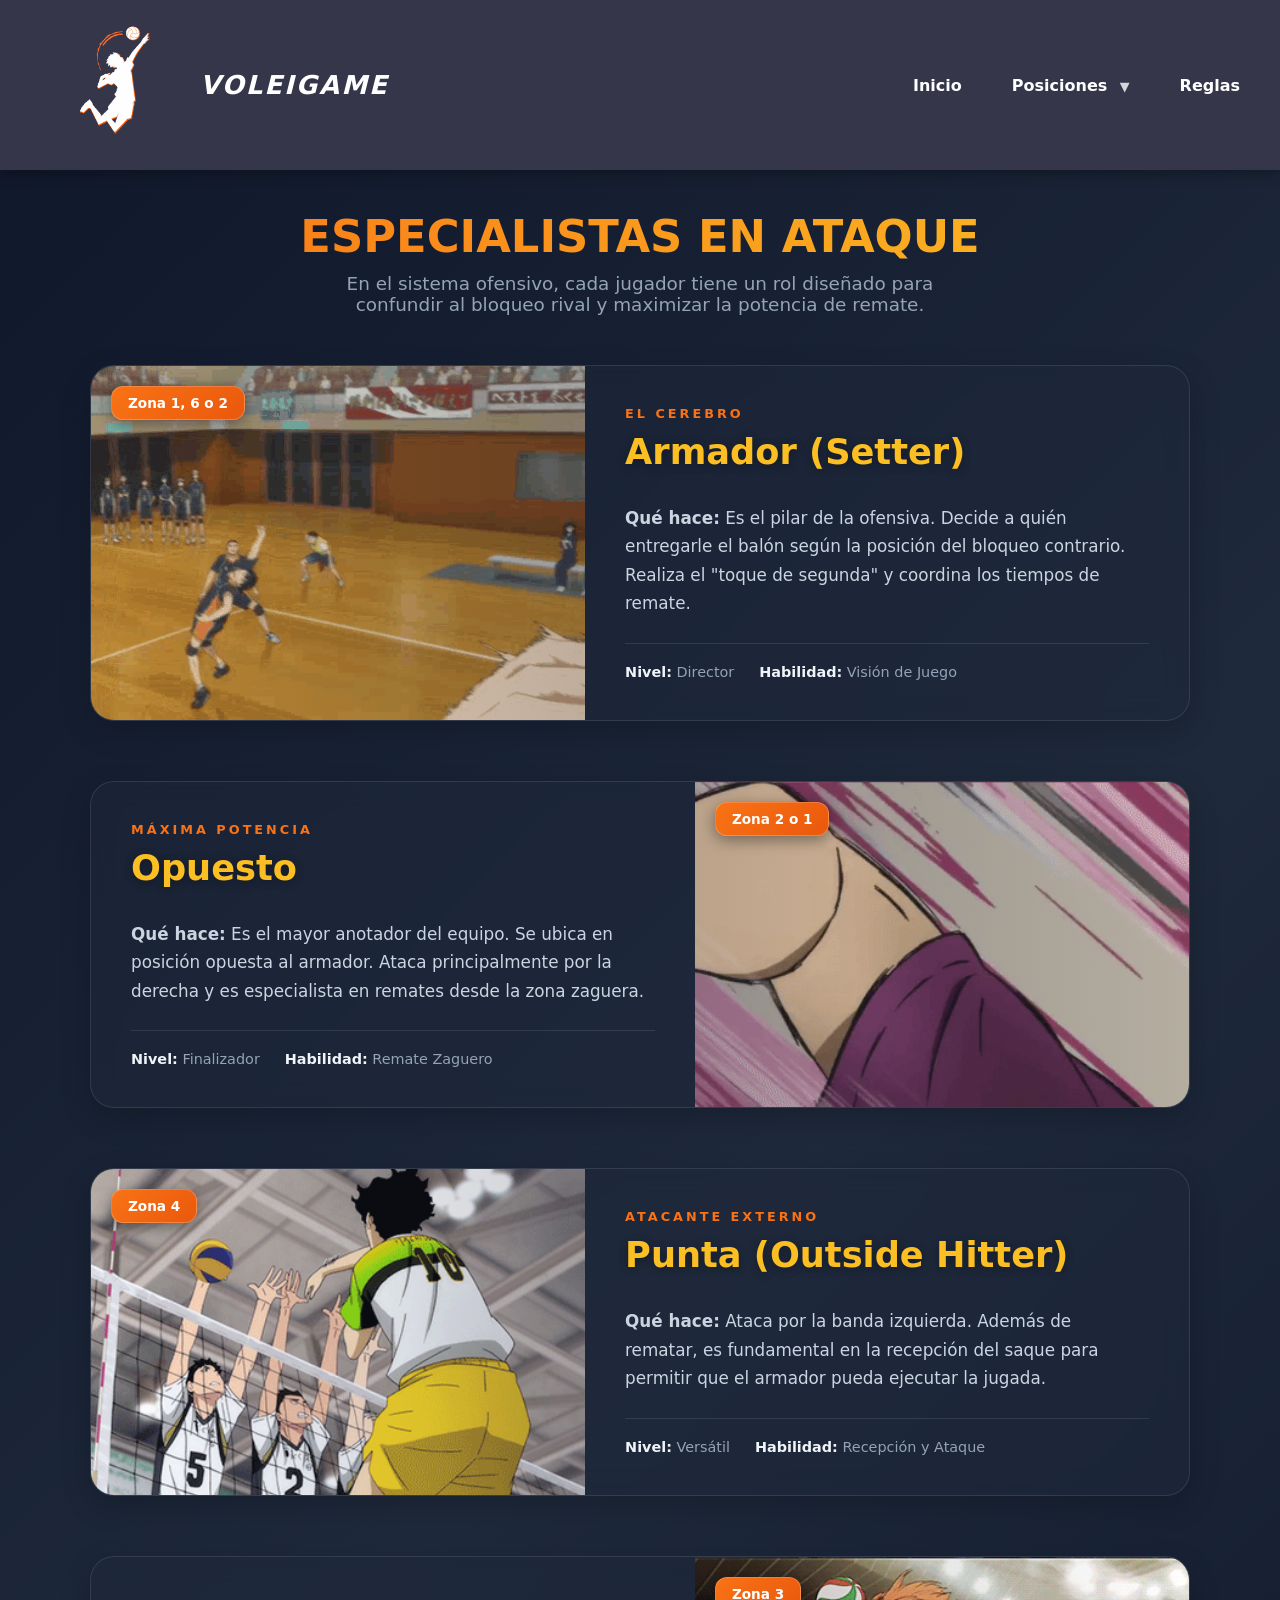
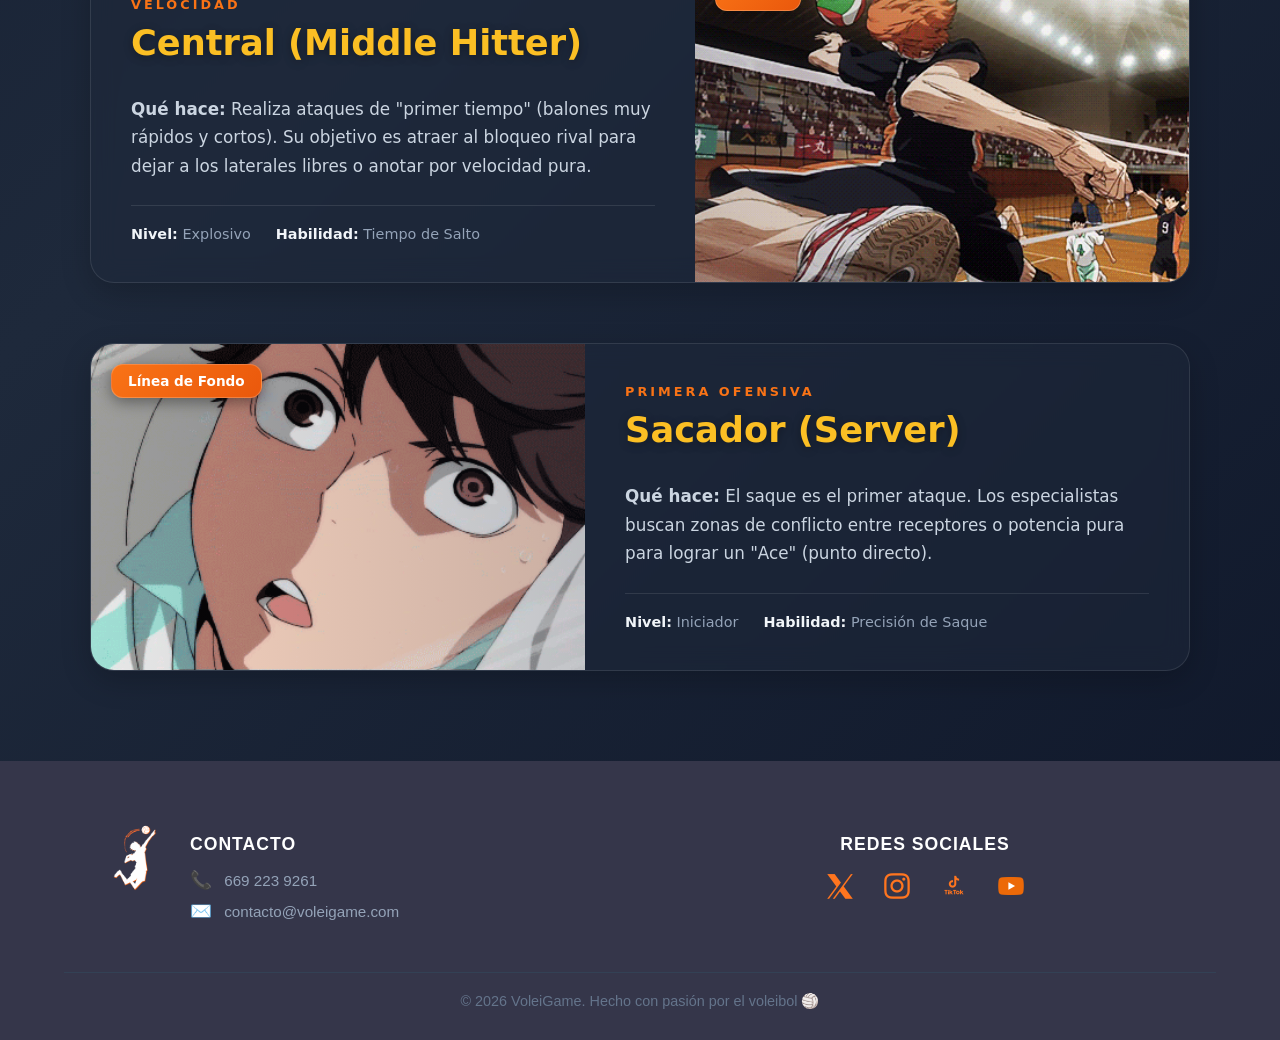
<file: Ofensivas.html>
<!DOCTYPE html>
<html lang="es">
<head>
    <meta charset="UTF-8">
    <meta name="viewport" content="width=device-width, initial-scale=1.0">
    <title>VoleiGame - Reglas</title>
    
    <link rel="icon" href="imagenes/favicons/favicon.ico" type="image/x-icon">
    <link rel="icon" type="image/png" sizes="32x32" href="imagenes/favicons/favicon-32x32.png">
    <link rel="apple-touch-icon" sizes="180x180" href="imagenes/favicons/apple-touch-icon.png">
    <link rel="manifest" href="imagenes/favicons/site.webmanifest">
    
    <link rel="stylesheet" href="estilo.css">
</head>

<body>
<div class="kyamo">
    <div class="left">
        <img src="imagenes/Logo.png" alt="Logo VoleiGame" class="logo">
        <h2 class="brand-name">VoleiGame</h2>
    </div>

    <ul class="main-menu">
        <li><a href="index.html">Inicio</a></li>
        
        <li class="has-submenu">
            <span class="parent-title">Posiciones</span>
            <ul class="submenu">
                <li><a href="Posiciones.html">Que son las posiciones?</a></li>
                <li><a href="Ofensivas.html">Posiciones ofensivas</a></li>
                <li><a href="Defensivas.html">Posiciones defensivas</a></li>
            </ul>
        </li>
        
        <li><a href="Reglas.html">Reglas</a></li>
    </ul>
</div>

<section class="strategy-page">
    <div class="historia-header">
        <h2>ESPECIALISTAS EN ATAQUE</h2>
        <p>En el sistema ofensivo, cada jugador tiene un rol diseñado para confundir al bloqueo rival y maximizar la potencia de remate.</p>
    </div>

    <div class="strategy-container">
        
        <article class="strategy-card">
            <div class="strategy-img" style="background-image: url('imagenes/kageyama.gif');">
                <div class="zone-badge">Zona 1, 6 o 2</div>
            </div>
            <div class="strategy-info">
                <span class="role-tag">El Cerebro</span>
                <h3>Armador (Setter)</h3>
                <p><strong>Qué hace:</strong> Es el pilar de la ofensiva. Decide a quién entregarle el balón según la posición del bloqueo contrario. Realiza el "toque de segunda" y coordina los tiempos de remate.</p>
                <div class="extra-detail">
                    <span><strong>Nivel:</strong> Director</span>
                    <span><strong>Habilidad:</strong> Visión de Juego</span>
                </div>
            </div>
        </article>

        <article class="strategy-card reverse">
            <div class="strategy-img" style="background-image: url('imagenes/Uji.gif');">
                <div class="zone-badge">Zona 2 o 1</div>
            </div>
            <div class="strategy-info">
                <span class="role-tag">Máxima Potencia</span>
                <h3>Opuesto</h3>
                <p><strong>Qué hace:</strong> Es el mayor anotador del equipo. Se ubica en posición opuesta al armador. Ataca principalmente por la derecha y es especialista en remates desde la zona zaguera.</p>
                <div class="extra-detail">
                    <span><strong>Nivel:</strong> Finalizador</span>
                    <span><strong>Habilidad:</strong> Remate Zaguero</span>
                </div>
            </div>
        </article>

        <article class="strategy-card">
            <div class="strategy-img" style="background-image: url('imagenes/Sho.gif');">
                <div class="zone-badge">Zona 4</div>
            </div>
            <div class="strategy-info">
                <span class="role-tag">Atacante Externo</span>
                <h3>Punta (Outside Hitter)</h3>
                <p><strong>Qué hace:</strong> Ataca por la banda izquierda. Además de rematar, es fundamental en la recepción del saque para permitir que el armador pueda ejecutar la jugada.</p>
                <div class="extra-detail">
                    <span><strong>Nivel:</strong> Versátil</span>
                    <span><strong>Habilidad:</strong> Recepción y Ataque</span>
                </div>
            </div>
        </article>

        <article class="strategy-card reverse">
            <div class="strategy-img" style="background-image: url('imagenes/hinata.gif');">
                <div class="zone-badge">Zona 3</div>
            </div>
            <div class="strategy-info">
                <span class="role-tag">Velocidad</span>
                <h3>Central (Middle Hitter)</h3>
                <p><strong>Qué hace:</strong> Realiza ataques de "primer tiempo" (balones muy rápidos y cortos). Su objetivo es atraer al bloqueo rival para dejar a los laterales libres o anotar por velocidad pura.</p>
                <div class="extra-detail">
                    <span><strong>Nivel:</strong> Explosivo</span>
                    <span><strong>Habilidad:</strong> Tiempo de Salto</span>
                </div>
            </div>
        </article>

        <article class="strategy-card">
            <div class="strategy-img" style="background-image: url('imagenes/oikawa.gif');">
                <div class="zone-badge">Línea de Fondo</div>
            </div>
            <div class="strategy-info">
                <span class="role-tag">Primera Ofensiva</span>
                <h3>Sacador (Server)</h3>
                <p><strong>Qué hace:</strong> El saque es el primer ataque. Los especialistas buscan zonas de conflicto entre receptores o potencia pura para lograr un "Ace" (punto directo).</p>
                <div class="extra-detail">
                    <span><strong>Nivel:</strong> Iniciador</span>
                    <span><strong>Habilidad:</strong> Precisión de Saque</span>
                </div>
            </div>
        </article>

    </div>
</section>
<section>
  <footer class="site-footer">
    <div class="footer-wrapper">
      <!-- Columna izquierda: Logo + Contacto -->
      <div class="footer-column left">
        <img src="imagenes/Logo.png" alt="VoleiGame" class="footer-logo">
        <div class="contact-info">
          <h4>CONTACTO</h4>
          <p><span class="icon">📞</span> 669 223 9261</p>
          <p><span class="icon">✉️</span> contacto@voleigame.com</p>
        </div>
      </div>

      <!-- Columna derecha: Redes Sociales -->
      <div class="footer-column right">
        <h4>REDES SOCIALES</h4>
        <div class="social-icons">
          <a href="https://x.com"_blank">
            <img src="imagenes/social/X-Twitter.png" alt="X">
          </a>
          <a href="https://instagram.com/" target="_blank">
            <img src="imagenes/social/Instagram.png" alt="Instagram">
          </a>
          <a href="https://tiktok.com/" target="_blank">
            <img src="imagenes/social/TikTok.png" alt="TikTok">
          </a>
          <a href="https://youtube.com/" target="_blank">
            <img src="imagenes/social/YouTube.png">
          </a>
        </div>
      </div>
    </div>

    <!-- Copyright al final -->
    <div class="footer-bottom">
      © 2026 VoleiGame. Hecho con pasión por el voleibol 🏐
    </div>
  </footer>
</section>
</body>
</html>
</file>
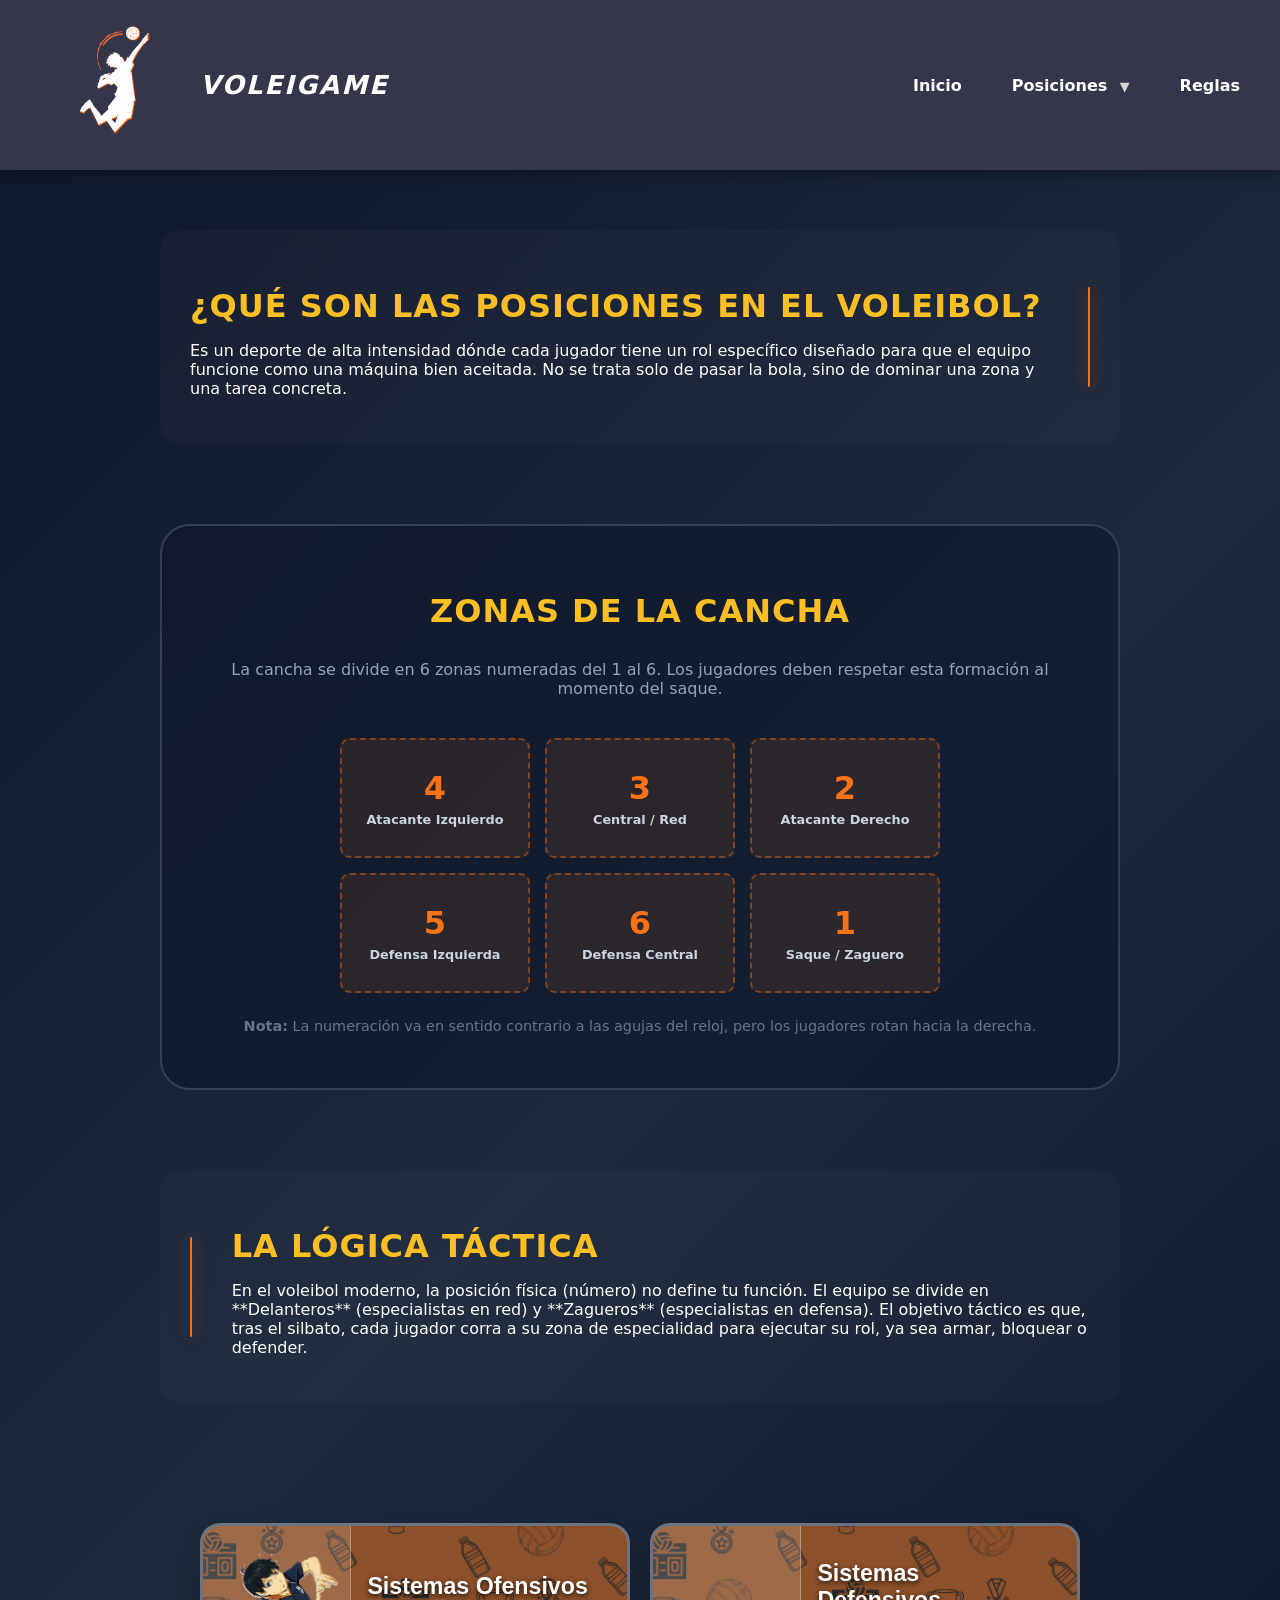
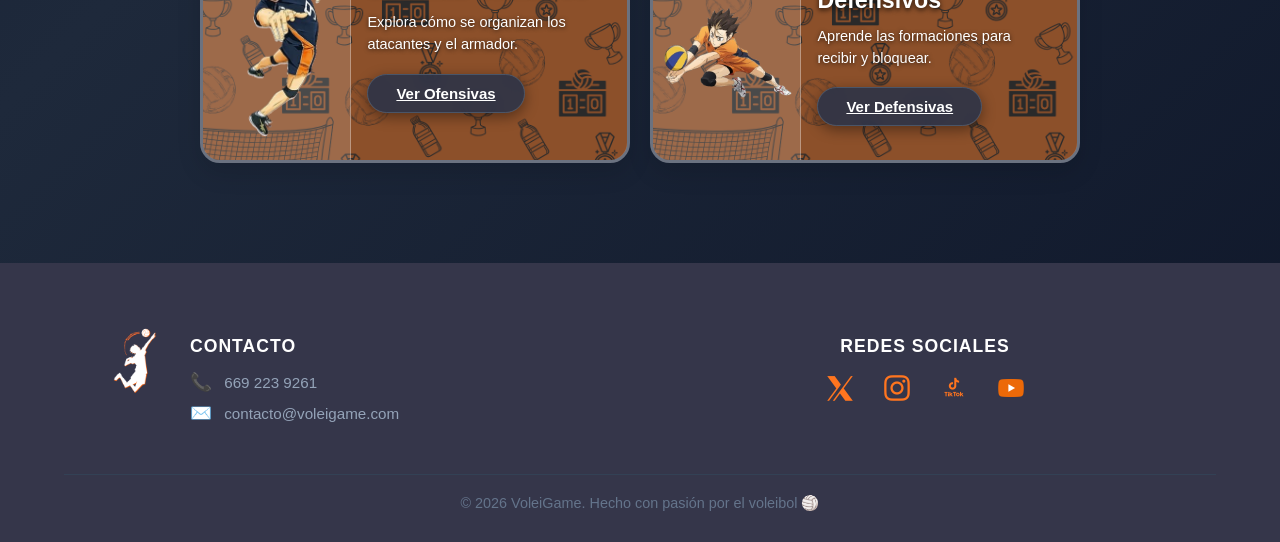
<file: Posiciones.html>
<!DOCTYPE html>
<html lang="es">
<head>
    <meta charset="UTF-8">
    <meta name="viewport" content="width=device-width, initial-scale=1.0">
    <title>VoleiGame - Reglas</title>
    
    <link rel="icon" href="imagenes/favicons/favicon.ico" type="image/x-icon">
    <link rel="icon" type="image/png" sizes="32x32" href="imagenes/favicons/favicon-32x32.png">
    <link rel="apple-touch-icon" sizes="180x180" href="imagenes/favicons/apple-touch-icon.png">
    <link rel="manifest" href="imagenes/favicons/site.webmanifest">
    
    <link rel="stylesheet" href="estilo.css">
</head>

<body>
<div class="kyamo">
    <div class="left">
        <img src="imagenes/Logo.png" alt="Logo VoleiGame" class="logo">
        <h2 class="brand-name">VoleiGame</h2>
    </div>

    <ul class="main-menu">
        <li><a href="index.html">Inicio</a></li>
        
        <li class="has-submenu">
            <span class="parent-title">Posiciones</span>
            <ul class="submenu">
                <li><a href="Posiciones.html">Que son las posiciones?</a></li>
                <li><a href="Ofensivas.html">Posiciones ofensivas</a></li>
                <li><a href="Defensivas.html">Posiciones defensivas</a></li>
            </ul>
        </li>
        
        <li><a href="Reglas.html">Reglas</a></li>
    </ul>
</div>

<section class="positions-page">
    <div class="content-block">
        <div class="text-side">
            <h2 class="section-subtitle">¿QUÉ SON LAS POSICIONES EN EL VOLEIBOL?</h2>
            <p>Es un deporte de alta intensidad dónde  cada jugador tiene un rol específico diseñado para que el equipo funcione como una máquina bien aceitada. No se trata solo de pasar la bola, sino de dominar una zona y una tarea concreta.</p>
        </div>
        <div class="accent-line"></div>
    </div>

    <div class="tactical-board">
        <h2 class="section-subtitle center">ZONAS DE LA CANCHA</h2>
        <p class="center-text">La cancha se divide en 6 zonas numeradas del 1 al 6. Los jugadores deben respetar esta formación al momento del saque.</p>
        
        <div class="court-grid">
            <div class="zone zone-4"><span>4</span><p>Atacante Izquierdo</p></div>
            <div class="zone zone-3"><span>3</span><p>Central / Red</p></div>
            <div class="zone zone-2"><span>2</span><p>Atacante Derecho</p></div>
            <div class="zone zone-5"><span>5</span><p>Defensa Izquierda</p></div>
            <div class="zone zone-6"><span>6</span><p>Defensa Central</p></div>
            <div class="zone zone-1"><span>1</span><p>Saque / Zaguero</p></div>
        </div>
        
        <p class="note"><strong>Nota:</strong> La numeración va en sentido contrario a las agujas del reloj, pero los jugadores rotan hacia la derecha.</p>
    </div>

    <div class="content-block reverse">
        <div class="text-side">
            <h2 class="section-subtitle">LA LÓGICA TÁCTICA</h2>
            <p>En el voleibol moderno, la posición física (número) no define tu función. El equipo se divide en **Delanteros** (especialistas en red) y **Zagueros** (especialistas en defensa). El objetivo táctico es que, tras el silbato, cada jugador corra a su zona de especialidad para ejecutar su rol, ya sea armar, bloquear o defender.</p>
        </div>
        <div class="accent-line orange"></div>
    </div>

    <div class="container">
        <div class="card">
            <div class="card-image" style="background-image: url('imagenes/Kage.png');"></div>
            <div class="card-content">
                <h3>Sistemas Ofensivos</h3>
                <p>Explora cómo se organizan los atacantes y el armador.</p>
                <a href="Ofensivas.html" class="btn-ir">Ver Ofensivas</a>
            </div>
        </div>
        <div class="card">
            <div class="card-image" style="background-image: url('imagenes/Ret.png');"></div>
            <div class="card-content">
                <h3>Sistemas Defensivos</h3>
                <p>Aprende las formaciones para recibir y bloquear.</p>
                <a href="Defensivas.html" class="btn-ir">Ver Defensivas</a>
            </div>
        </div>
    </div>
</section>
<section>
  <footer class="site-footer">
    <div class="footer-wrapper">
      <!-- Columna izquierda: Logo + Contacto -->
      <div class="footer-column left">
        <img src="imagenes/Logo.png" alt="VoleiGame" class="footer-logo">
        <div class="contact-info">
          <h4>CONTACTO</h4>
          <p><span class="icon">📞</span> 669 223 9261</p>
          <p><span class="icon">✉️</span> contacto@voleigame.com</p>
        </div>
      </div>

      <!-- Columna derecha: Redes Sociales -->
      <div class="footer-column right">
        <h4>REDES SOCIALES</h4>
        <div class="social-icons">
          <a href="https://x.com"_blank">
            <img src="imagenes/social/X-Twitter.png" alt="X">
          </a>
          <a href="https://instagram.com/" target="_blank">
            <img src="imagenes/social/Instagram.png" alt="Instagram">
          </a>
          <a href="https://tiktok.com/" target="_blank">
            <img src="imagenes/social/TikTok.png" alt="TikTok">
          </a>
          <a href="https://youtube.com/" target="_blank">
            <img src="imagenes/social/YouTube.png">
          </a>
        </div>
      </div>
    </div>

    <!-- Copyright al final -->
    <div class="footer-bottom">
      © 2026 VoleiGame. Hecho con pasión por el voleibol 🏐
    </div>
  </footer>
</section>
</body>

</html>
</file>
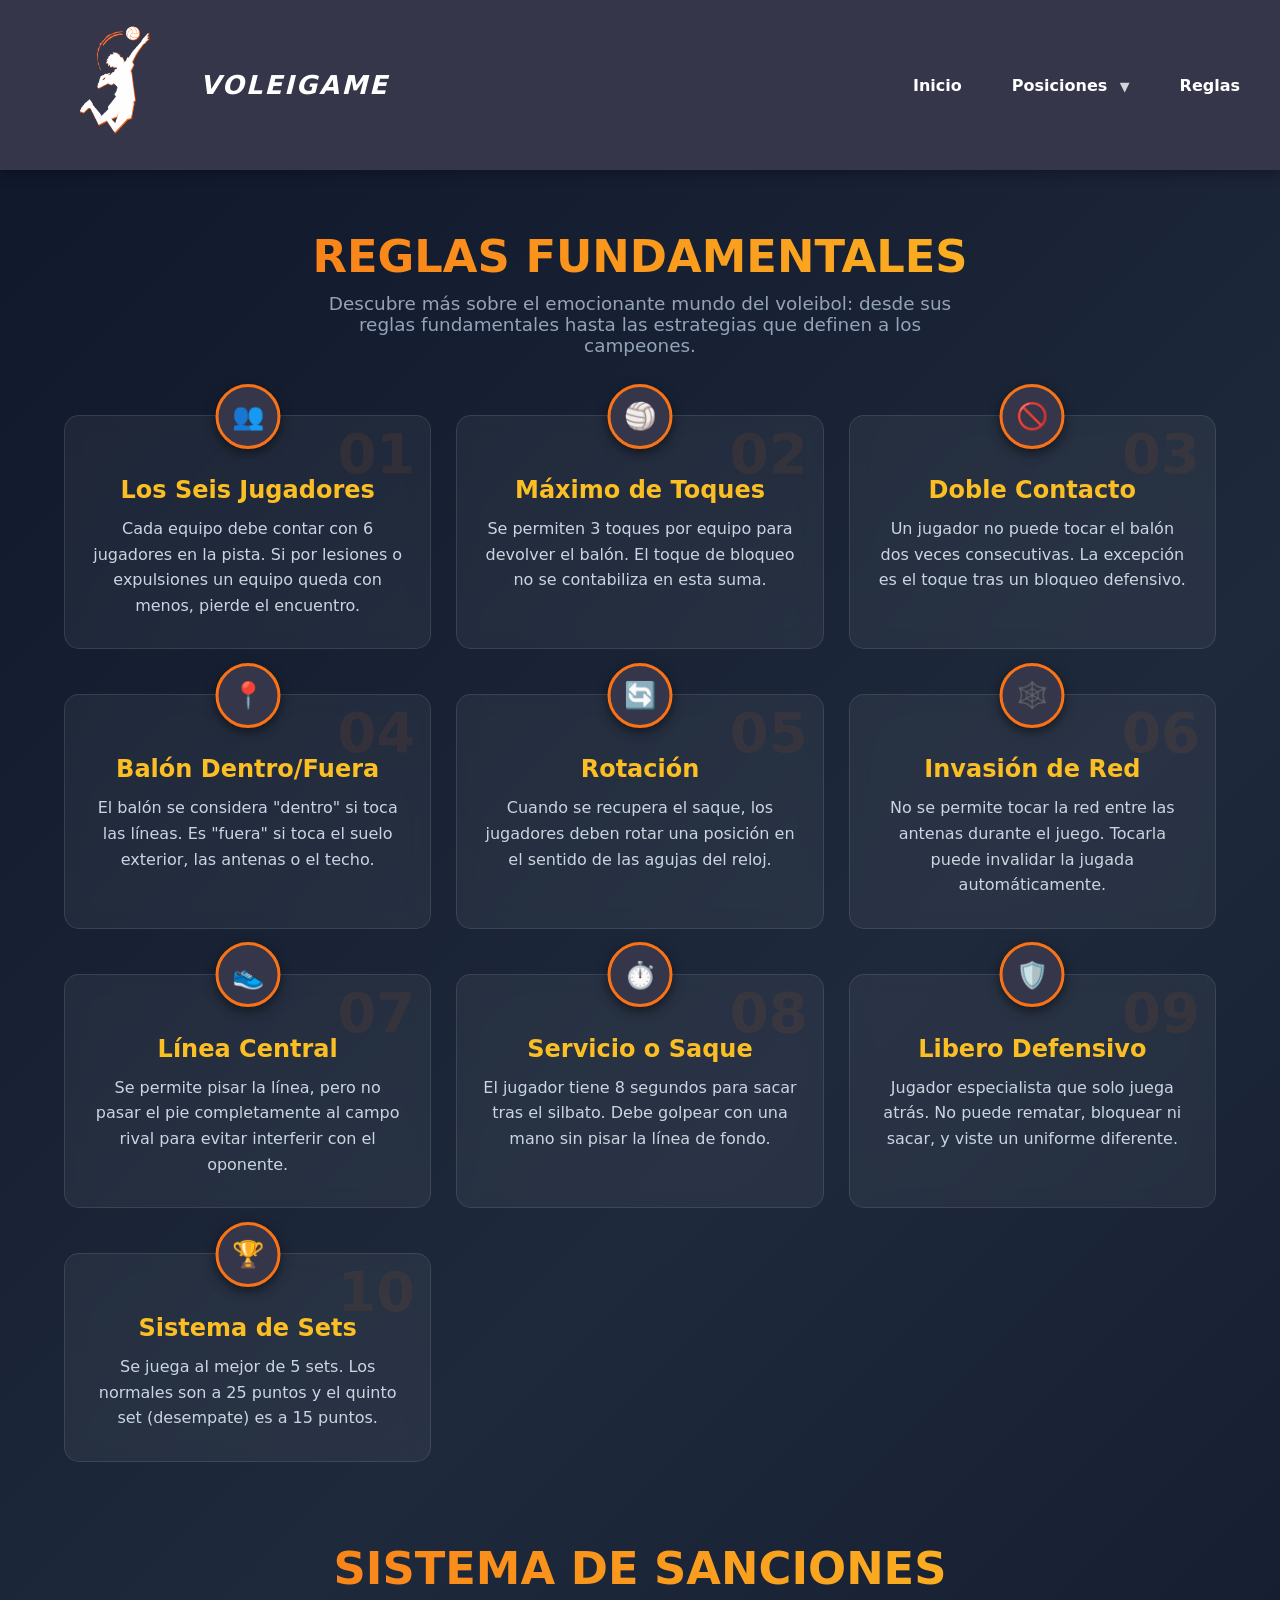
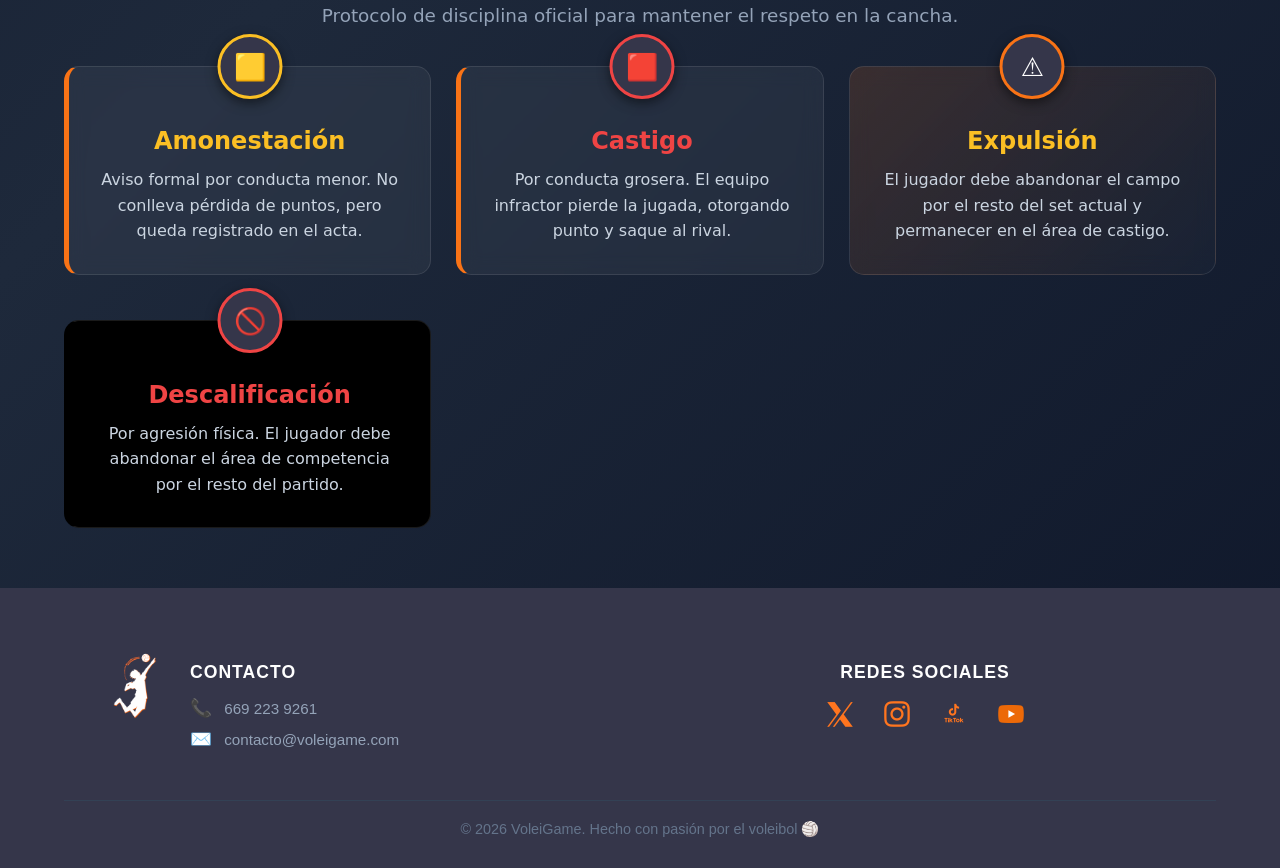
<file: Reglas.html>
<!DOCTYPE html>
<html lang="es">
<head>
    <meta charset="UTF-8">
    <meta name="viewport" content="width=device-width, initial-scale=1.0">
    <title>VoleiGame - Reglas</title>
    
    <link rel="icon" href="imagenes/favicons/favicon.ico" type="image/x-icon">
    <link rel="icon" type="image/png" sizes="32x32" href="imagenes/favicons/favicon-32x32.png">
    <link rel="apple-touch-icon" sizes="180x180" href="imagenes/favicons/apple-touch-icon.png">
    <link rel="manifest" href="imagenes/favicons/site.webmanifest">
    
    <link rel="stylesheet" href="estilo.css">
</head>

<body>
<nav class="kyamo">
    <div class="left">
        <img src="imagenes/Logo.png" alt="Logo VoleiGame" class="logo">
        <h2 class="brand-name">VoleiGame</h2>
    </div>

    <ul class="main-menu">
        <li><a href="index.html">Inicio</a></li>
        <li class="has-submenu">
            <span class="parent-title">Posiciones</span>
            <ul class="submenu">
                <li><a href="Posiciones.html">Que son las posiciones?</a></li>
                <li><a href="Ofensivas.html">Posiciones ofensivas</a></li>
                <li><a href="Defensivas.html">Posiciones defensivas</a></li>
            </ul>
        </li>
        <li><a href="Reglas.html">Reglas</a></li>
    </ul>
</nav>

<section class="rules-section">
    <div class="historia-header">
        <h2>REGLAS FUNDAMENTALES</h2>
        <p>Descubre más sobre el emocionante mundo del voleibol: desde sus reglas fundamentales hasta las estrategias que definen a los campeones.</p>
<br>
    </div>

    <div class="rules-grid">
        <article class="rule-item">
            <div class="rule-icon-circle">👥</div>
            <span class="rule-number">01</span>
            <h3>Los Seis Jugadores</h3>
            <p>Cada equipo debe contar con 6 jugadores en la pista. Si por lesiones o expulsiones un equipo queda con menos, pierde el encuentro.</p>
        </article>

        <article class="rule-item">
            <div class="rule-icon-circle">🏐</div>
            <span class="rule-number">02</span>
            <h3>Máximo de Toques</h3>
            <p>Se permiten 3 toques por equipo para devolver el balón. El toque de bloqueo no se contabiliza en esta suma.</p>
        </article>

        <article class="rule-item">
            <div class="rule-icon-circle">🚫</div>
            <span class="rule-number">03</span>
            <h3>Doble Contacto</h3>
            <p>Un jugador no puede tocar el balón dos veces consecutivas. La excepción es el toque tras un bloqueo defensivo.</p>
        </article>

        <article class="rule-item">
            <div class="rule-icon-circle">📍</div>
            <span class="rule-number">04</span>
            <h3>Balón Dentro/Fuera</h3>
            <p>El balón se considera "dentro" si toca las líneas. Es "fuera" si toca el suelo exterior, las antenas o el techo.</p>
        </article>

        <article class="rule-item">
            <div class="rule-icon-circle">🔄</div>
            <span class="rule-number">05</span>
            <h3>Rotación</h3>
            <p>Cuando se recupera el saque, los jugadores deben rotar una posición en el sentido de las agujas del reloj.</p>
        </article>

        <article class="rule-item">
            <div class="rule-icon-circle">🕸️</div>
            <span class="rule-number">06</span>
            <h3>Invasión de Red</h3>
            <p>No se permite tocar la red entre las antenas durante el juego. Tocarla puede invalidar la jugada automáticamente.</p>
        </article>

        <article class="rule-item">
            <div class="rule-icon-circle">👟</div>
            <span class="rule-number">07</span>
            <h3>Línea Central</h3>
            <p>Se permite pisar la línea, pero no pasar el pie completamente al campo rival para evitar interferir con el oponente.</p>
        </article>

        <article class="rule-item">
            <div class="rule-icon-circle">⏱️</div>
            <span class="rule-number">08</span>
            <h3>Servicio o Saque</h3>
            <p>El jugador tiene 8 segundos para sacar tras el silbato. Debe golpear con una mano sin pisar la línea de fondo.</p>
        </article>

        <article class="rule-item">
            <div class="rule-icon-circle">🛡️</div>
            <span class="rule-number">09</span>
            <h3>Libero Defensivo</h3>
            <p>Jugador especialista que solo juega atrás. No puede rematar, bloquear ni sacar, y viste un uniforme diferente.</p>
        </article>

        <article class="rule-item">
            <div class="rule-icon-circle">🏆</div>
            <span class="rule-number">10</span>
            <h3>Sistema de Sets</h3>
            <p>Se juega al mejor de 5 sets. Los normales son a 25 puntos y el quinto set (desempate) es a 15 puntos.</p>
        </article>
    </div>

    <div class="historia-header" style="margin-top: 80px;">
        <h2>SISTEMA DE SANCIONES</h2>
        <p>Protocolo de disciplina oficial para mantener el respeto en la cancha.</p>
    </div>

    <div class="rules-grid">
        <article class="rule-item penalty yellow-card">
            <div class="rule-icon-circle" style="border-color: #fbbf24;">🟨</div>
            <h3>Amonestación</h3>
            <p>Aviso formal por conducta menor. No conlleva pérdida de puntos, pero queda registrado en el acta.</p>
        </article>

        <article class="rule-item penalty red-card">
            <div class="rule-icon-circle" style="border-color: #ef4444;">🟥</div>
            <h3>Castigo</h3>
            <p>Por conducta grosera. El equipo infractor pierde la jugada, otorgando punto y saque al rival.</p>
        </article>

        <article class="rule-item expulsion">
            <div class="rule-icon-circle" style="border-color: #f97316;">⚠️</div>
            <h3>Expulsión</h3>
            <p>El jugador debe abandonar el campo por el resto del set actual y permanecer en el área de castigo.</p>
        </article>

        <article class="rule-item penalty" style="border-left-color: #000; background: #000;">
            <div class="rule-icon-circle" style="border-color: #ef4444;">🚫</div>
            <h3 style="color: #ef4444;">Descalificación</h3>
            <p>Por agresión física. El jugador debe abandonar el área de competencia por el resto del partido.</p>
        </article>
    </div>
</section>

<footer class="site-footer">
    <div class="footer-wrapper">
        <div class="footer-column left">
            <img src="imagenes/Logo.png" alt="VoleiGame" class="footer-logo">
            <div class="contact-info">
                <h4>CONTACTO</h4>
                <p><span class="icon">📞</span> 669 223 9261</p>
                <p><span class="icon">✉️</span> contacto@voleigame.com</p>
            </div>
        </div>

        <div class="footer-column right">
            <h4>REDES SOCIALES</h4>
            <div class="social-icons">
                <a href="https://x.com" target="_blank">
                    <img src="imagenes/social/X-Twitter.png" alt="X">
                </a>
                <a href="https://instagram.com/" target="_blank">
                    <img src="imagenes/social/Instagram.png" alt="Instagram">
                </a>
                <a href="https://tiktok.com/" target="_blank">
                    <img src="imagenes/social/TikTok.png" alt="TikTok">
                </a>
                <a href="https://youtube.com/" target="_blank">
                    <img src="imagenes/social/YouTube.png" alt="YouTube">
                </a>
            </div>
        </div>
    </div>
    <div class="footer-bottom">
        © 2026 VoleiGame. Hecho con pasión por el voleibol 🏐
    </div>
</footer>

</body>
</html>
</file>
<file: estilo.css>
/* ────────────────────────────────────────────────
   RESET / BASE
───────────────────────────────────────────────── */

* {
    box-sizing: border-box;
}

body {
    margin: 0;
    padding: 0;
    font-family: system-ui, -apple-system, sans-serif;
    background: linear-gradient(135deg, #0f172a 0%, #1e293b 50%, #0f172a 100%);
    color: white;
}
/* ────────────────────────────────────────────────
   HEADER / NAVBAR
───────────────────────────────────────────────── */

.kyamo {
    background-color: #35364a;
    width: 100%;
    display: flex;
    align-items: center;
    justify-content: space-between;
    padding: 10px 40px;

    position: sticky;     /* o -webkit-sticky si quieres máxima compatibilidad en iOS antiguos */
    top: 0;             
    z-index: 1000;       
    box-shadow: 0 4px 12px rgba(0, 0, 0, 0.3);
}

.left {
    display: flex;
    align-items: center;
    gap: 10px;
}

.logo {
    width: 150px;
    display: block;
}

.brand-name {
    color: white;
    font-size: 26px;
    font-weight: 800;
    margin: 0;
    letter-spacing: 2px;
    text-transform: uppercase;
    font-style: italic;
}

/* ── MENÚ PRINCIPAL ── */
.kyamo > ul {
    display: flex;
    list-style: none;
    gap: 50px;
    margin: 0;
    padding: 0;
    align-items: center;
}

.kyamo > ul > li {
    position: relative;
}

.kyamo > ul > li > a {
    color: white;
    text-decoration: none;
    font-weight: bold;
}

/* Título "Posiciones" (padre del submenú) */
.parent-title {
    color: white !important;
    font-weight: bold;
    cursor: pointer;
    padding: 10px 0;
    user-select: none;
    transition: color 0.2s ease;
}

.parent-title:hover,
.parent-title:focus {
    color: #ffcc00 !important;
}

.parent-title::after {
    content: " ▼";
    font-size: 0.8em;
    margin-left: 8px;
    opacity: 0.8;
}

/* ── SUBMENÚ ── */
.submenu {
    display: none;
    position: absolute;
    top: 100%;
    left: 0;
    background-color: #35364a;
    min-width: 220px;
    list-style: none;
    margin: 0;
    padding: 0;
    border-radius: 0 0 8px 8px;
    box-shadow: 0 8px 20px rgba(0,0,0,0.5);
    z-index: 10;
}

.submenu li {
    border-bottom: 1px solid rgba(255,255,255,0.12);
}

.submenu li:last-child {
    border-bottom: none;
}

.submenu a {
    display: block;
    padding: 12px 20px;
    color: white;
    text-decoration: none;
    transition: all 0.25s;
}

.submenu a:hover {
    background-color: #ffcc00;
    color: #35364a;
    padding-left: 28px;
}

.has-submenu:hover .submenu {
    display: block;
}

/* ────────────────────────────────────────────────
   BANNER
───────────────────────────────────────────────── */

.banner {
    background-image: url("imagenes/banner.png");
    background-size: cover;
    background-position: right center;
    background-repeat: no-repeat;
    aspect-ratio: 2 / 1;
    display: flex;
    align-items: center;
    justify-content: flex-start;
    padding-left: 40px;
}

.banner-content {
    background-color: rgba(53, 54, 74, 0.9);
    padding: 30px;
    width: 350px;
    border-radius: 10px;
    box-shadow: 0 8px 15px rgba(0,0,0,0.3);
    color: white;
}

/* Botón video */
.btn-video {
    display: inline-block;
    background-color: #ffcc00;
    color: #35364a;
    padding: 10px 20px;
    text-decoration: none;
    font-weight: bold;
    border-radius: 5px;
    transition: background 0.3s, transform 0.2s;
}

.btn-video:hover {
    background-color: #ffffff;
    color: #000;
    transform: translateY(-2px);
}

/* ────────────────────────────────────────────────
   CARDS (Posiciones / Reglas)
───────────────────────────────────────────────── */

.container {
    display: flex;
    gap: 20px;
    justify-content: center;
    padding: 40px;
    font-family: sans-serif;
}

.card {
    background-image: url("imagenes/fondo-cards1.png");
    background-size: cover;
    background-position: center;
    border-radius: 20px;
    overflow: hidden;
    box-shadow: 0 10px 25px rgba(0,0,0,0.12);
    max-width: 480px;
    width: 100%;
    height: 240px;
    display: flex;
    align-items: stretch;
    position: relative;
    border: 3px solid #6b7280;
}

.card:hover {
    transform: translateY(-8px);
    box-shadow: 0 20px 45px rgba(0,0,0,0.18);
}

.card::before {
    content: "";
    position: absolute;
    inset: 0;
    background: rgba(0, 0, 0, 0.45);
    z-index: 1;
}

.card-image {
    width: 35%;
    height: 100%;
    background-size: contain;
    background-position: center;
    background-repeat: no-repeat;
    position: relative;
    z-index: 2;
    display: flex;
    align-items: center;
    justify-content: center;
    padding: 15px;
    background-color: rgba(255, 255, 255, 0.15);
    border-right: 1px solid rgba(255, 255, 255, 0.3);
}

.bg-posiciones {
    background-image: url("imagenes/Po.png");
}

.bg-reglas {
    background-image: url("imagenes/Hin.jpeg");
}

.card-content {
    width: 65%;
    padding: 24px 28px 24px 16px;
    position: relative;
    z-index: 2;
    display: flex;
    flex-direction: column;
    justify-content: center;
    color: white;
}

.card-content h3 {
    margin: 0 0 12px 0;
    font-size: 1.45rem;
    text-shadow: 0 2px 5px rgba(0,0,0,0.8);
}

.card-content p {
    font-size: 14.5px;
    margin: 0 0 18px 0;
    line-height: 1.5;
    text-shadow: 0 1px 4px rgba(0,0,0,0.7);
}

.btn-ir {
    background-color: #2d3447e6;
    backdrop-filter: blur(6px);
    color: white;
    padding: 10px 28px;
    border-radius: 999px;
    font-weight: 600;
    font-size: 15px;
    border: 1px solid #4a5568;
    box-shadow: 0 4px 14px rgba(0,0,0,0.4);
    transition: all 0.3s;
    width: fit-content;
}

.btn-ir:hover {
    background-color: #1f2937;
    transform: translateY(-3px);
}

/* ────────────────────────────────────────────────
   SECCIÓN HISTORIA (desktop)
───────────────────────────────────────────────── */

.historia-desktop {
    color: white;
    padding: 60px 5% 50px;
    position: relative;
}

.historia-desktop::before {
    content: "";
    position: absolute;
    inset: 0;
    background: url("imagenes/siluetas-volei.png") center/cover no-repeat;
    opacity: 0.05;
}

.historia-wrapper {
    max-width: 1200px;
    margin: 0 auto;
}

.historia-header {
    text-align: center;
    margin-bottom: 40px;
}

.historia-header h2 {
    font-size: 2.8rem;
    font-weight: 900;
    margin: 0 0 10px;
    background: linear-gradient(90deg, #f97316, #fbbf24);
    -webkit-background-clip: text;
    -webkit-text-fill-color: transparent;
}

.historia-header p {
    font-size: 1.15rem;
    color: #94a3b8;
    max-width: 650px;
    margin: 0 auto;
}

.timeline-horizontal {
    display: flex;
    justify-content: space-between;
    align-items: flex-start;
    gap: 20px;
    position: relative;
    padding: 40px 0 20px;
}

.timeline-horizontal::before {
    content: "";
    position: absolute;
    top: 50%;
    left: 0;
    right: 0;
    height: 4px;
    background: linear-gradient(to right, #f97316, #ea580c);
    transform: translateY(-50%);
    z-index: 0;
    border-radius: 2px;
}

.timeline-card {
    flex: 1;
    background: rgba(30, 41, 59, 0.75);
    backdrop-filter: blur(8px);
    border-radius: 14px;
    padding: 20px 18px 18px;
    border: 1px solid rgba(249, 115, 22, 0.2);
    box-shadow: 0 8px 20px rgba(0,0,0,0.25);
    text-align: center;
    position: relative;
    transition: all 0.3s ease;
    max-width: 240px;
    display: flex;
    flex-direction: column;
    align-items: center;
    justify-content: center;
}

.timeline-card:hover {
    transform: translateY(-8px);
    box-shadow: 0 15px 35px rgba(249, 115, 22, 0.18);
}

.card-icon {
    font-size: 2.8rem;
    margin-bottom: 10px;
    text-align: center;
}

.timeline-card h3 {
    font-size: 1.3rem;
    margin: 0 0 8px 0;
    color: #fed7aa;
    text-align: center;
    width: 100%;
}

.timeline-card p {
    font-size: 0.9rem;
    line-height: 1.45;
    color: #cbd5e1;
    margin: 0;
    text-align: center;
    width: 100%;
    padding: 0 4px;
    box-sizing: border-box;
}

.card-year {
    position: absolute;
    top: -16px;
    left: 50%;
    transform: translateX(-50%);
    background: #f97316;
    color: white;
    padding: 5px 12px;
    border-radius: 20px;
    font-size: 1rem;
    font-weight: bold;
    box-shadow: 0 3px 10px rgba(249, 115, 22, 0.4);
    white-space: nowrap;
}

.finale {
    background: linear-gradient(135deg, #f97316, #ea580c);
    border: none;
    transform: scale(1.04);
    max-width: 260px;
}


/* ────────────────────────────────────────────────
   APARTADO ESPECÍFICO PARA REGLAS (VoleiGame)
───────────────────────────────────────────────── */

/* Contenedor principal de la sección de reglas */
.rules-section {
    padding: 60px 5%;
    min-height: 80vh;
}

/* Título y subtítulo (Estilo Historia) */
.rules-header {
    text-align: center;
    margin-bottom: 60px;
}

.rules-header h2 {
    font-size: 3rem;
    font-weight: 900;
    margin: 0;
    background: linear-gradient(90deg, #f97316, #fbbf24);
    -webkit-background-clip: text;
    -webkit-text-fill-color: transparent;
    text-transform: uppercase;
    font-style: italic;
}

/* Grid de tarjetas de reglas */
.rules-grid {
    display: grid;
    grid-template-columns: repeat(auto-fit, minmax(300px, 1fr));
    gap: 45px 25px; /* Más espacio vertical para que los iconos no choquen */
    max-width: 1200px;
    margin: 0 auto;
}

/* Estilo de cada tarjeta de regla */
.rule-item {
    background: rgba(255, 255, 255, 0.05);
    backdrop-filter: blur(10px);
    border: 1px solid rgba(255, 255, 255, 0.1);
    border-radius: 15px;
    padding: 50px 25px 30px; /* Padding superior mayor para el icono */
    position: relative;
    transition: all 0.3s ease;
    display: flex;
    flex-direction: column;
    align-items: center; /* Centra el contenido */
    text-align: center;
    overflow: visible;   /* IMPORTANTE: permite que el icono sobresalga */
}

.rule-item:hover {
    transform: translateY(-8px);
    background: rgba(255, 255, 255, 0.08);
    border-color: #f97316;
}

/* Icono circular flotante */
.rule-icon-circle {
    width: 65px;
    height: 65px;
    background: #35364a; /* Fondo sólido igual al menú */
    border: 3px solid #f97316;
    border-radius: 50%;
    display: flex;
    align-items: center;
    justify-content: center;
    font-size: 26px;
    
    /* Posicionamiento flotante */
    position: absolute;
    top: -32.5px; /* Mitad exacta hacia afuera */
    left: 50%;
    transform: translateX(-50%);
    
    z-index: 10;
    box-shadow: 0 4px 12px rgba(0, 0, 0, 0.5);
    transition: all 0.3s ease;
}

/* Efecto en el icono al hacer hover en la tarjeta */
.rule-item:hover .rule-icon-circle {
    border-color: #fbbf24;
    box-shadow: 0 0 20px rgba(249, 115, 22, 0.6);
    transform: translateX(-50%) scale(1.1);
}

/* Número de la regla (fondo) */
.rule-number {
    position: absolute;
    top: 5px;
    right: 15px;
    font-size: 3.5rem;
    font-weight: 900;
    color: rgba(249, 115, 22, 0.08); /* Sutil y elegante */
    z-index: 1;
    pointer-events: none;
}

.rule-item h3 {
    color: #fbbf24;
    font-size: 1.5rem;
    margin: 10px 0 12px 0;
    position: relative;
    z-index: 2;
}

.rule-item p {
    color: #cbd5e1;
    font-size: 1rem;
    line-height: 1.6;
    margin: 0;
    position: relative;
    z-index: 2;
}

/* ────────────────────────────────────────────────
   SISTEMA DE SANCIONES (Tarjetas de árbitro)
───────────────────────────────────────────────── */

.rule-item.penalty {
    border-left: 5px solid #f97316;
}

/* Colores específicos según la gravedad */
.yellow-card .rule-icon-circle { border-color: #fbbf24; }
.yellow-card h3 { color: #fbbf24; }

.red-card .rule-icon-circle { border-color: #ef4444; }
.red-card h3 { color: #ef4444; }

.expulsion { 
    background: linear-gradient(135deg, rgba(249, 115, 22, 0.15), rgba(30, 41, 59, 0.4)); 
}
.expulsion .rule-icon-circle { border-color: #ea580c; }


/* ────────────────────────────────────────────────
   DISEÑO DE PÁGINA POSICIONES (No tarjetas)
───────────────────────────────────────────────── */

.positions-page {
    max-width: 1000px;
    margin: 40px auto;
    padding: 20px;
}

.content-block {
    display: flex;
    align-items: center;
    gap: 40px;
    margin-bottom: 80px;
    background: rgba(255, 255, 255, 0.02);
    padding: 30px;
    border-radius: 20px;
}

.content-block.reverse { flex-direction: row-reverse; }

.section-subtitle {
    font-size: 2rem;
    font-weight: 800;
    color: #fbbf24;
    margin-bottom: 15px;
    letter-spacing: 1px;
}

.section-subtitle.center { text-align: center; margin-bottom: 30px; }
.center-text { text-align: center; color: #94a3b8; margin-bottom: 40px; }

.accent-line {
    width: 5px;
    height: 100px;
    background: #f97316;
    border-radius: 10px;
    box-shadow: 0 0 15px rgba(249, 115, 22, 0.5);
}

/* --- PIZARRA TÁCTICA (La Cancha) --- */
.tactical-board {
    background: rgba(15, 23, 42, 0.6);
    border: 2px solid #334155;
    padding: 40px;
    border-radius: 30px;
    margin-bottom: 80px;
}

.court-grid {
    display: grid;
    grid-template-columns: repeat(3, 1fr);
    gap: 15px;
    max-width: 600px;
    margin: 0 auto;
}

.zone {
    background: rgba(249, 115, 22, 0.1);
    border: 2px dashed rgba(249, 115, 22, 0.4);
    height: 120px;
    display: flex;
    flex-direction: column;
    align-items: center;
    justify-content: center;
    border-radius: 10px;
    transition: all 0.3s;
}

.zone:hover {
    background: rgba(249, 115, 22, 0.2);
    border-style: solid;
}

.zone span { font-size: 2rem; font-weight: 900; color: #f97316; }
.zone p { font-size: 0.8rem; margin: 5px 0 0; color: #cbd5e1; font-weight: bold; }

.note { text-align: center; margin-top: 25px; font-size: 0.9rem; color: #64748b; }

@media (max-width: 768px) {
    .content-block { flex-direction: column; text-align: center; }
    .court-grid { grid-template-columns: repeat(2, 1fr); }
}

/* Asegúrate de que estas rutas sean correctas en tu carpeta de imágenes */

.bg-ofensiva {
    background-image: url("imagenes/Of.jpg"); /* Tu foto de ataque */
    background-size: cover;
    background-position: center;
}

.bg-defensiva {
    background-image: url("imagenes/Def.jpg"); /* Tu foto de defensa */
    background-size: cover;
    background-position: center;
}


/* ────────────────────────────────────────────────
   DISEÑO ESTRATEGIAS (Ofensivas / Defensivas)
───────────────────────────────────────────────── */

/* Contenedor Principal */
.strategy-page {
    padding: 40px 5%;
    background: transparent;
}

.strategy-container {
    max-width: 1100px;
    margin: 50px auto;
    display: flex;
    flex-direction: column;
    gap: 60px; /* Espacio entre tarjetas */
}

/* Tarjeta Base */
.strategy-card {
    display: flex;
    background: rgba(30, 41, 59, 0.5); /* Azul muy oscuro semi-transparente */
    backdrop-filter: blur(12px);
    border-radius: 24px;
    border: 1px solid rgba(255, 255, 255, 0.1);
    overflow: hidden;
    transition: all 0.4s cubic-bezier(0.175, 0.885, 0.32, 1.275);
    min-height: 300px;
    box-shadow: 0 10px 30px rgba(0, 0, 0, 0.2);
}

.strategy-card:hover {
    transform: translateY(-5px) scale(1.01);
    border-color: #f97316;
    box-shadow: 0 20px 40px rgba(249, 115, 22, 0.15);
}

/* Sección de Imagen */
.strategy-img {
    width: 45%;
    background-size: cover;
    background-position: center;
    position: relative;
    overflow: hidden;
}

/* Overlay degradado sobre la imagen para que no choque con el texto */
.strategy-img::after {
    content: "";
    position: absolute;
    inset: 0;
    background: linear-gradient(to right, transparent 0%, rgba(15, 23, 42, 0.2) 100%);
}

/* Badge de Zona (El cuadrito naranja) */
.zone-badge {
    position: absolute;
    top: 20px;
    left: 20px;
    background: linear-gradient(135deg, #f97316 0%, #ea580c 100%);
    color: white;
    padding: 8px 16px;
    border-radius: 12px;
    font-size: 0.85rem;
    font-weight: 800;
    z-index: 5;
    box-shadow: 0 4px 15px rgba(0, 0, 0, 0.4);
    border: 1px solid rgba(255, 255, 255, 0.2);
}

/* Información del Rol */
.strategy-info {
    width: 55%;
    padding: 40px;
    display: flex;
    flex-direction: column;
    justify-content: center;
}

.role-tag {
    color: #f97316;
    text-transform: uppercase;
    font-size: 0.8rem;
    font-weight: 900;
    letter-spacing: 3px;
    margin-bottom: 10px;
    display: block;
}

.strategy-info h3 {
    color: #fbbf24;
    font-size: 2.2rem;
    margin: 0 0 15px 0;
    text-shadow: 0 2px 10px rgba(0,0,0,0.3);
}

.strategy-info p {
    color: #cbd5e1;
    line-height: 1.7;
    font-size: 1.05rem;
    margin-bottom: 25px;
}

/* Detalles Extra (Footer de la card) */
.extra-detail {
    display: flex;
    gap: 25px;
    border-top: 1px solid rgba(255, 255, 255, 0.1);
    padding-top: 20px;
}

.extra-detail span {
    font-size: 0.9rem;
    color: #94a3b8;
}

.extra-detail strong {
    color: #f1f5f9;
}

/* Clase para invertir el orden (Imagen a la derecha) */
.strategy-card.reverse {
    flex-direction: row-reverse;
}

.strategy-card.reverse .strategy-img::after {
    background: linear-gradient(to left, transparent 0%, rgba(15, 23, 42, 0.2) 100%);
}

/* ────────────────────────────────────────────────
   RESPONSIVE MÓVIL (Ajuste Crítico)
───────────────────────────────────────────────── */

@media (max-width: 850px) {
    .strategy-card, 
    .strategy-card.reverse {
        flex-direction: column; /* Se apilan una arriba de otra */
        min-height: auto;
    }

    .strategy-img {
        width: 100%;
        height: 250px;
    }

    .strategy-info {
        width: 100%;
        padding: 30px 20px;
    }

    .strategy-info h3 {
        font-size: 1.8rem;
    }
}

/* ────────────────────────────────────────────────
   FOOTER
───────────────────────────────────────────────── */

.site-footer {
    background: #35364a;
    color: #94a3b8;
    padding: 50px 5% 30px;
    font-family: sans-serif;
}

.footer-wrapper {
    max-width: 1100px;
    margin: 0 auto;
    display: flex;
    justify-content: space-between;
    flex-wrap: wrap;
    gap: 40px;
}

.footer-column {
    flex: 1;
    min-width: 250px;
}

.left {
    text-align: left;
}

.right {
    text-align: center;
}

.footer-logo {
    width: 90px;
    height: auto;
    margin-bottom: 20px;
}

h4 {
    color: white;
    font-size: 1.1rem;
    margin-bottom: 15px;
    letter-spacing: 1px;
}

.contact-info p {
    margin: 10px 0;
    font-size: 0.95rem;
}

.contact-info a {
    color: #94a3b8;
    text-decoration: none;
}

.contact-info a:hover {
    color: #f97316;
}

.icon {
    margin-right: 8px;
    font-size: 1.1rem;
}

.social-icons {
    display: flex;
    justify-content: center;
    gap: 25px;
    margin-top: 10px;
}

.social-icons img {
    width: 32px;
    height: 32px;
    transition: transform 0.3s;
}

.social-icons img:hover {
    transform: scale(1.15);
}

.footer-bottom {
    text-align: center;
    margin-top: 40px;
    padding-top: 20px;
    border-top: 1px solid #334155;
    font-size: 0.9rem;
    color: #64748b;
}

/* ────────────────────────────────────────────────
   RESPONSIVE
───────────────────────────────────────────────── */

@media (max-width: 768px) {
    /* Header / Navbar */
    .kyamo {
        flex-direction: column;
        padding: 15px 20px;
        gap: 15px;
    }

    .kyamo > ul {
        flex-direction: column;
        gap: 0;
        width: 100%;
        text-align: center;
    }

    .parent-title {
        display: block;
        width: 100%;
        padding: 18px 0;
        font-size: 1.15em;
        border-bottom: 1px solid rgba(255,255,255,0.1);
    }

    .submenu {
        position: static;
        width: 100%;
        box-shadow: none;
        border-radius: 0;
        background-color: #2c2d3f;
        padding: 0 0 12px 0;
    }

    .has-submenu .submenu {
        display: none;
    }

    .has-submenu:focus-within .submenu,
    .has-submenu:active .submenu {
        display: block !important;
    }

    .submenu a {
        padding: 18px 40px;
        font-size: 1.05em;
    }

    /* Footer */
    .footer-wrapper {
        flex-direction: column;
        text-align: center;
    }
}

@media (min-width: 1400px) {
    .timeline-horizontal {
        gap: 30px;
    }
    .timeline-card {
        max-width: 280px;
    }
}
</file>
